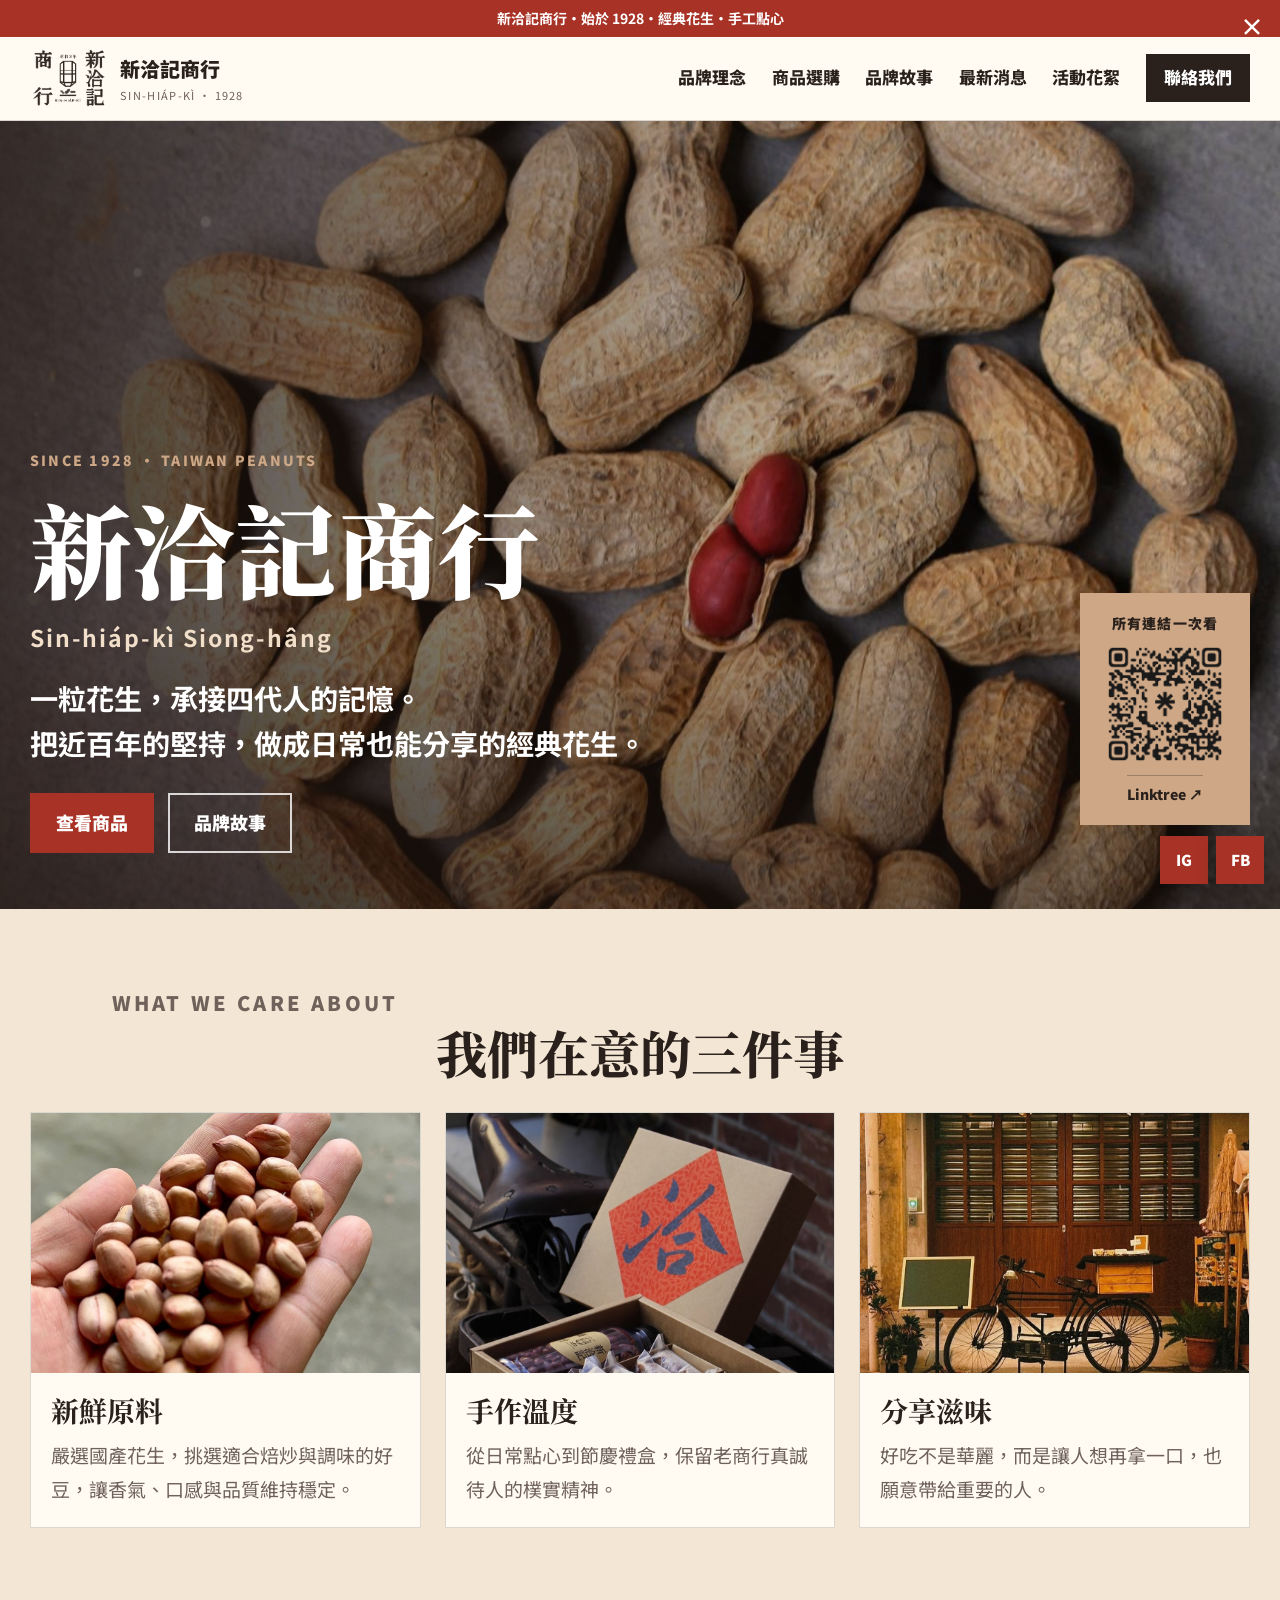
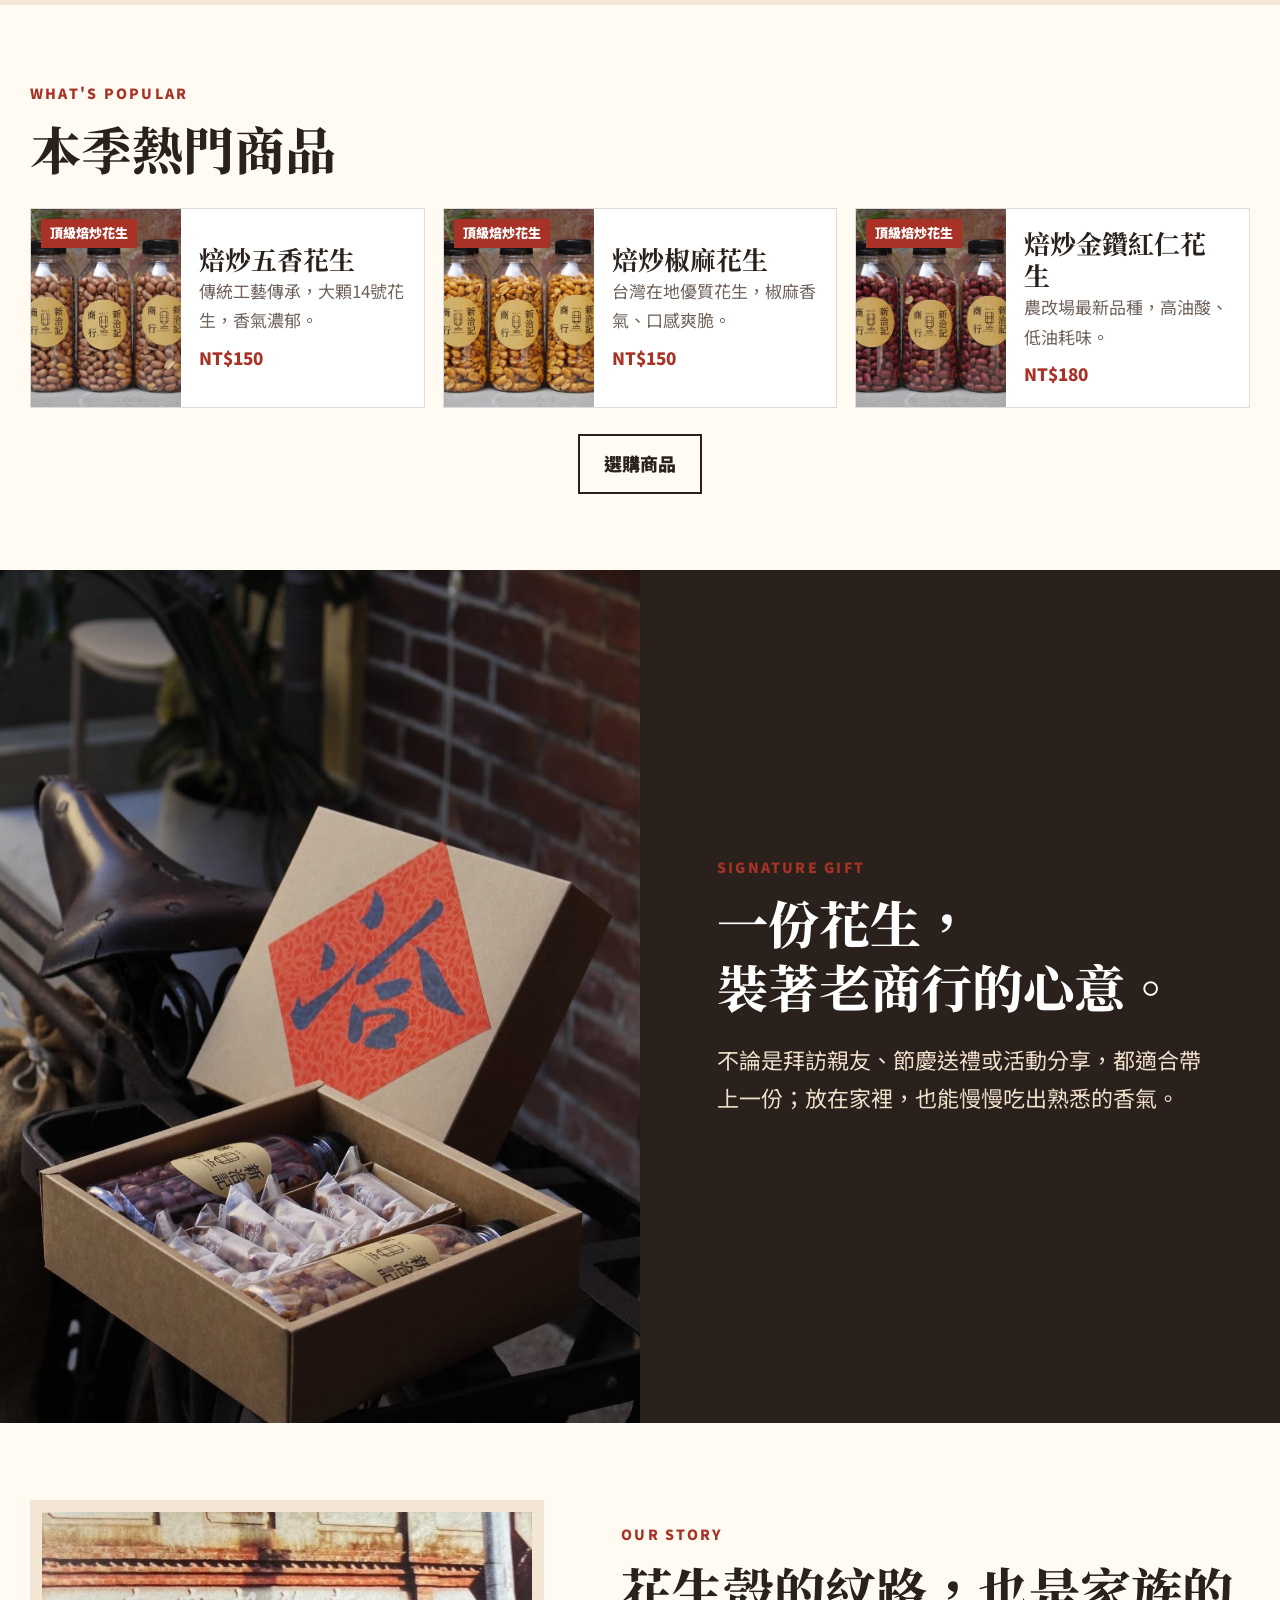
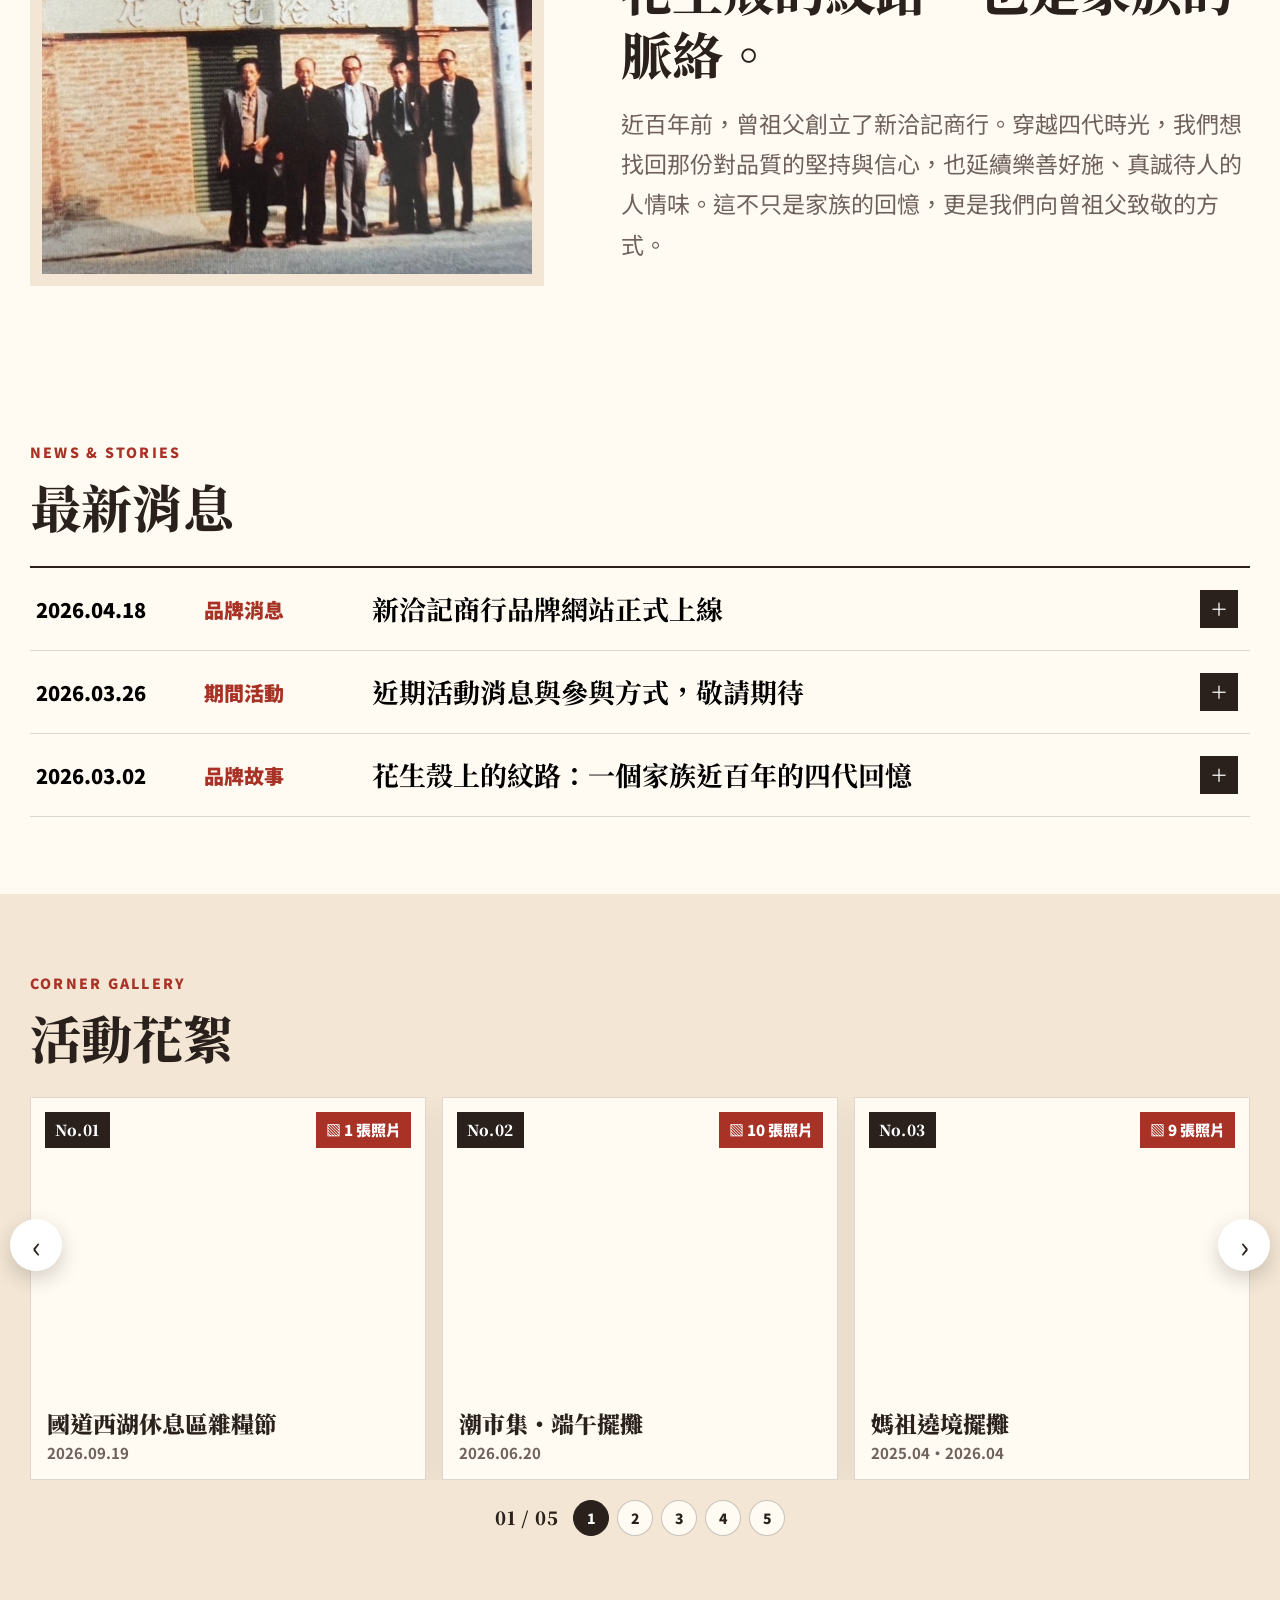
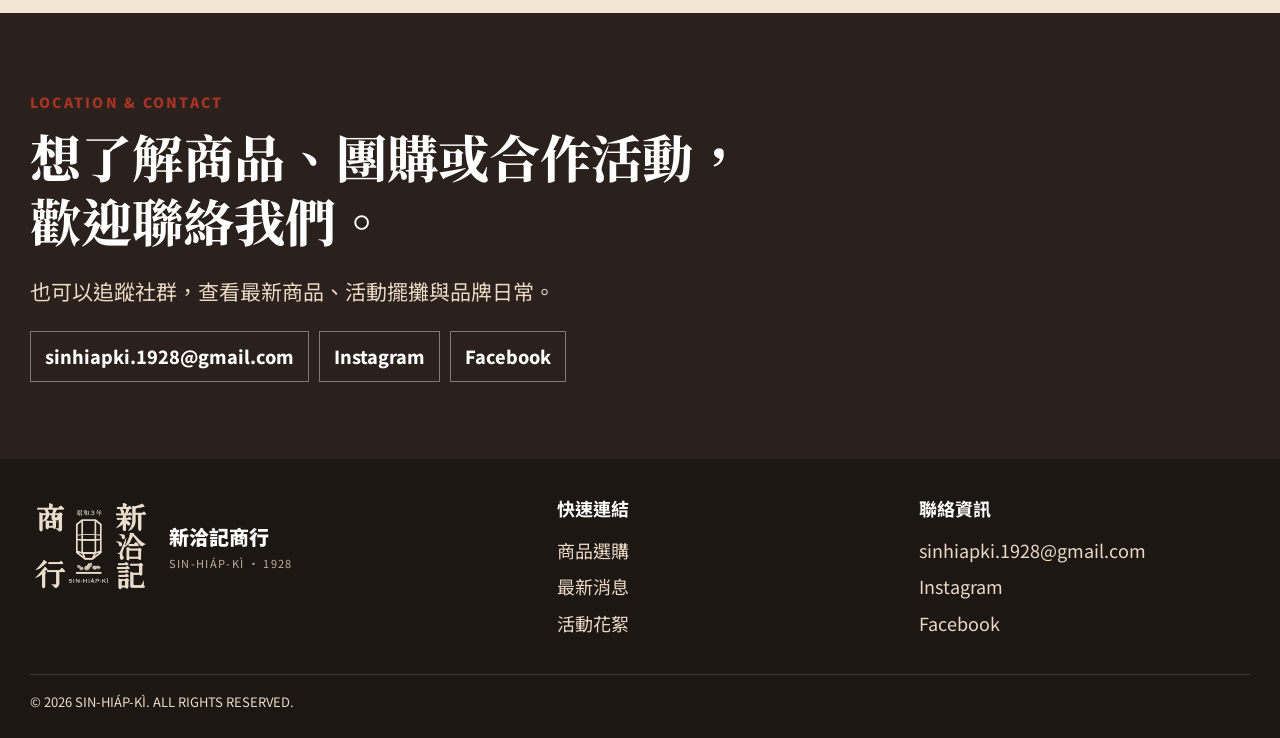
<file: index.html>
<!DOCTYPE html>
<html lang="zh-Hant">

<head>
  <meta charset="UTF-8">
  <meta name="viewport" content="width=device-width, initial-scale=1.0">
  <meta name="description" content="新洽記商行 Sin-hiáp-kì｜始於 1928，四代傳承的國產花生與手工點心。">
  <title>新洽記商行</title>
  <link rel="icon" type="image/png" sizes="32x32" href="images/icon/favicon-32.png">
  <link rel="apple-touch-icon" href="images/icon/apple-touch-icon.png">
  <!-- 分享到 LINE / Facebook 時顯示的標題、介紹、縮圖（網址要用完整網址） -->
  <meta property="og:type" content="website">
  <meta property="og:site_name" content="新洽記商行">
  <meta property="og:title" content="新洽記商行｜始於 1928 的國產花生">
  <meta property="og:description" content="四代傳承的國產花生與手工點心，焙炒花生、花生糖、花生醬線上選購。">
  <meta property="og:url" content="https://bohui702.github.io/">
  <meta property="og:image" content="https://bohui702.github.io/images/og-image.jpg">
  <meta property="og:image:width" content="1200">
  <meta property="og:image:height" content="630">
  <meta property="og:locale" content="zh_TW">
  <meta name="twitter:card" content="summary_large_image">
  <link rel="preconnect" href="https://fonts.googleapis.com">
  <link rel="preconnect" href="https://fonts.gstatic.com" crossorigin>
  <link
    href="https://fonts.googleapis.com/css2?family=Noto+Sans+TC:wght@400;500;600;700;900&family=Noto+Serif+TC:wght@600;700;900&display=swap"
    rel="stylesheet">
  <link rel="stylesheet" href="css/style.css?v=dev">
</head>

<body>
  <!-- ===== 頂部公告 ===== -->
  <div class="announcement">
    <p>新洽記商行・始於 1928・經典花生・手工點心</p>
    <button aria-label="關閉公告" data-close-announcement>×</button>
  </div>

  <!-- ===== 頁首：商標 + 選單 ===== -->
  <header class="site-header">
    <a class="brand" href="#top" aria-label="新洽記商行首頁">
      <img src="images/logo/logo-dark.png" alt="新洽記商行商標">
      <span><strong>新洽記商行</strong><small>SIN-HIÁP-KÌ · 1928</small></span>
    </a>
    <button class="menu-button" aria-label="開啟選單" aria-expanded="false">
      <span></span><span></span><span></span>
    </button>
    <nav class="site-nav" aria-label="主要導覽">
      <a href="#kitchen">品牌理念</a>
      <a href="shop.html">商品選購</a>
      <a href="#about">品牌故事</a>
      <a href="#news">最新消息</a>
      <a href="#gallery">活動花絮</a>
      <a class="nav-cta" href="#contact">聯絡我們</a>
    </nav>
  </header>

  <main id="top">
    <!-- ===== 主視覺 ===== -->
    <section class="hero">
      <img class="hero-bg" src="images/produce/produce_3.jpg" alt="新洽記商行的花生">
      <div class="hero-shade"></div>
      <div class="hero-content reveal">
        <p class="eyebrow">SINCE 1928 · TAIWAN PEANUTS</p>
        <h1>新洽記商行</h1>
        <p class="hero-romanization">Sin-hiáp-kì Siong-hâng</p>
        <p class="hero-lead">一粒花生，承接四代人的記憶。<br>把近百年的堅持，做成日常也能分享的經典花生。</p>
        <div class="hero-actions">
          <a class="button primary" href="shop.html">查看商品</a>
          <a class="button ghost" href="#about">品牌故事</a>
        </div>
      </div>
      <!-- Linktree 連結：網址在 js/content.js 的 siteLinks.linktree -->
      <a class="hero-card reveal" data-link="linktree" target="_blank" rel="noopener noreferrer"
        aria-label="開啟新洽記商行 Linktree">
        <small>所有連結一次看</small>
        <img src="images/Link_tree.png" alt="新洽記商行 Linktree QR Code">
        <em class="hero-card-link">Linktree ↗</em>
      </a>
    </section>

    <!-- ===== 品牌理念：三件事 ===== -->
    <section class="kitchen section" id="kitchen">
      <div class="section-head centered reveal">
        <p class="eyebrow">WHAT WE CARE ABOUT</p>
        <h2>我們在意的三件事</h2>
      </div>
      <div class="kitchen-grid">
        <article class="reveal">
          <img src="images/photo/photo_1.jpg" alt="手中的花生">
          <h3>新鮮原料</h3>
          <p>嚴選國產花生，挑選適合焙炒與調味的好豆，讓香氣、口感與品質維持穩定。</p>
        </article>
        <article class="reveal">
          <img src="images/produce/produce_1.jpg" alt="新洽記商行禮盒">
          <h3>手作溫度</h3>
          <p>從日常點心到節慶禮盒，保留老商行真誠待人的樸實精神。</p>
        </article>
        <article class="reveal">
          <img src="images/photo/photo_2.jpg" alt="新洽記活動現場">
          <h3>分享滋味</h3>
          <p>好吃不是華麗，而是讓人想再拿一口，也願意帶給重要的人。</p>
        </article>
      </div>
    </section>

    <!-- ===== 本季熱門商品（內容在 js/products.js，popular: true 的前三項） ===== -->
    <section class="products section" id="products">
      <div class="section-head reveal">
        <div>
          <p class="eyebrow">WHAT'S POPULAR</p>
          <h2>本季熱門商品</h2>
        </div>
      </div>
      <div class="product-grid" data-products></div>
      <div class="center">
        <a class="button outline" href="shop.html">選購商品</a>
      </div>
    </section>

    <!-- ===== 送禮橫幅 ===== -->
    <section class="feature-banner">
      <img src="images/produce/produce_1.jpg" alt="新洽記商行商品禮盒">
      <div>
        <p class="eyebrow">SIGNATURE GIFT</p>
        <h2>一份花生，<br>裝著老商行的心意。</h2>
        <p>不論是拜訪親友、節慶送禮或活動分享，都適合帶上一份；放在家裡，也能慢慢吃出熟悉的香氣。</p>
      </div>
    </section>

    <!-- ===== 品牌故事 ===== -->
    <section class="intro section" id="about">
      <figure class="heritage-photo reveal">
        <img src="images/family.jpg" alt="新洽記商行早期家族與店面合影" loading="lazy">
      </figure>
      <div class="intro-story reveal">
        <p class="eyebrow">OUR STORY</p>
        <h2>花生殼的紋路，也是家族的脈絡。</h2>
        <p>近百年前，曾祖父創立了新洽記商行。穿越四代時光，我們想找回那份對品質的堅持與信心，也延續樂善好施、真誠待人的人情味。這不只是家族的回憶，更是我們向曾祖父致敬的方式。</p>
      </div>
    </section>

    <!-- ===== 最新消息（內容在 js/content.js 的 newsItems） ===== -->
    <section class="news section" id="news">
      <div class="section-head reveal">
        <div>
          <p class="eyebrow">NEWS & STORIES</p>
          <h2>最新消息</h2>
        </div>
      </div>
      <div class="news-list" data-news></div>
    </section>

    <!-- ===== 活動花絮（內容在 js/content.js 的 galleryItems） ===== -->
    <section class="gallery section" id="gallery">
      <div class="section-head reveal">
        <div>
          <p class="eyebrow">CORNER GALLERY</p>
          <h2>活動花絮</h2>
        </div>
      </div>
      <!-- 相簿輪播：可左右滑動，最後一本的下一本會回到第一本（程式在 js/home.js） -->
      <div class="gallery-carousel reveal" data-gallery>
        <button class="gallery-nav prev" type="button" data-gallery-prev aria-label="上一本相簿">‹</button>
        <div class="gallery-viewport" data-gallery-viewport>
          <div class="gallery-track" data-gallery-track></div>
        </div>
        <button class="gallery-nav next" type="button" data-gallery-next aria-label="下一本相簿">›</button>
      </div>
      <div class="gallery-pager">
        <span class="gallery-counter" data-gallery-counter></span>
        <div class="gallery-dots" data-gallery-dots></div>
      </div>
    </section>

    <!-- ===== 聯絡我們 ===== -->
    <section class="contact section" id="contact">
      <div class="contact-copy reveal">
        <p class="eyebrow">LOCATION & CONTACT</p>
        <h2>想了解商品、團購或合作活動，<br>歡迎聯絡我們。</h2>
        <p>也可以追蹤社群，查看最新商品、活動擺攤與品牌日常。</p>
        <div class="contact-links">
          <a data-link="email">sinhiapki.1928@gmail.com</a>
          <a data-link="instagram" target="_blank" rel="noopener noreferrer">Instagram</a>
          <a data-link="facebook" target="_blank" rel="noopener noreferrer">Facebook</a>
        </div>
      </div>
    </section>
  </main>

  <!-- ===== 頁尾 ===== -->
  <footer>
    <a class="brand footer-brand" href="#top">
      <img src="images/logo/logo-light.png" alt="新洽記商行商標">
      <span><strong>新洽記商行</strong><small>SIN-HIÁP-KÌ · 1928</small></span>
    </a>
    <div>
      <h4>快速連結</h4>
      <a href="shop.html">商品選購</a>
      <a href="#news">最新消息</a>
      <a href="#gallery">活動花絮</a>
    </div>
    <div>
      <h4>聯絡資訊</h4>
      <a data-link="email">sinhiapki.1928@gmail.com</a>
      <a data-link="instagram" target="_blank" rel="noopener noreferrer">Instagram</a>
      <a data-link="facebook" target="_blank" rel="noopener noreferrer">Facebook</a>
    </div>
    <p class="copyright">© <span data-year></span> SIN-HIÁP-KÌ. ALL RIGHTS RESERVED.</p>
  </footer>

  <!-- 右下角固定的 IG / FB 按鈕 -->
  <aside class="social-rail" aria-label="社群連結">
    <a data-link="instagram" target="_blank" rel="noopener noreferrer" aria-label="追蹤 Instagram">IG</a>
    <a data-link="facebook" target="_blank" rel="noopener noreferrer" aria-label="追蹤 Facebook">FB</a>
  </aside>

  <!-- 彈出視窗（最新消息、相簿共用） -->
  <div class="modal" data-modal aria-hidden="true">
    <div class="modal-backdrop" data-close-modal></div>
    <section class="modal-panel" role="dialog" aria-modal="true" aria-labelledby="modal-title">
      <button class="modal-close" type="button" data-close-modal aria-label="關閉視窗">×</button>
      <div class="modal-content" data-modal-content></div>
    </section>
  </div>

  <script src="js/content.js?v=dev"></script>
  <script src="js/products.js?v=dev"></script>
  <script src="js/common.js?v=dev"></script>
  <script src="js/home.js?v=dev"></script>
</body>

</html>
</file>
<file: css/style.css>
/* 新洽記商行 樣式表
   想改哪一區，搜尋下面的編號標題（例如「7. 首頁｜本季熱門商品」）即可找到。 */

/* ========================================
   0. 顏色、字體、版面寬度（改主色調從這裡改）
   ======================================== */
:root {
  --primary: #cda786;
  --red: #a83225;
  --ink: #2a211c;
  --muted: #6f625b;
  --paper: #fffaf2;
  --cream: #f3e6d5;
  --line: rgba(42, 33, 28, 0.16);
  --white: #ffffff;
  --font-serif: "Noto Serif TC", serif;
  --font-sans: "Noto Sans TC", sans-serif;
  --content: 1220px;
  --pad: max(24px, calc((100vw - var(--content)) / 2));
}


/* ========================================
   1. 基本設定與標題字級
   ======================================== */
* { box-sizing: border-box; }
html { scroll-behavior: smooth; }
/* 點選單跳到區塊時，留出頁首高度，標題不會被擋住 */
section[id] { scroll-margin-top: 84px; }
body {
  margin: 0;
  color: var(--ink);
  background: var(--paper);
  font-family: var(--font-sans);
  font-size: 18px;
  line-height: 1.75;
}
body.modal-open { overflow: hidden; }
a { color: inherit; text-decoration: none; }
img { display: block; width: 100%; }
/* select、textarea 也要繼承字體，否則瀏覽器會用很小的預設字（iPhone 小於 16px 點下去還會自動放大畫面） */
button, input, select, textarea { font: inherit; }
button { cursor: pointer; }
button:focus-visible, a:focus-visible, input:focus-visible {
  outline: 3px solid rgba(205, 167, 134, 0.8);
  outline-offset: 3px;
}

h1, h2, h3 {
  margin: 0;
  font-family: var(--font-serif);
  line-height: 1.25;
  letter-spacing: 0;
}
h1 { font-size: clamp(54px, 8vw, 116px); font-weight: 900; }
h2 { font-size: clamp(34px, 4vw, 58px); font-weight: 800; }
h3 { font-size: 28px; }
.eyebrow {
  margin: 0 0 10px;
  color: var(--red);
  font-size: 14px;
  font-weight: 900;
  letter-spacing: 0.16em;
}
.section { padding: clamp(42px, 6vw, 78px) var(--pad); }
.section-head {
  display: flex;
  align-items: end;
  justify-content: space-between;
  gap: 28px;
  margin-bottom: 28px;
}
.section-head > p { max-width: 450px; margin: 0; color: var(--muted); font-size: 20px; }
.section-head.centered { display: block; text-align: center; }
.center { margin-top: 26px; text-align: center; }


/* ========================================
   2. 按鈕
   ======================================== */
.button {
  min-height: 52px;
  display: inline-flex;
  align-items: center;
  justify-content: center;
  padding: 12px 24px;
  border: 2px solid var(--ink);
  border-radius: 0;
  background: transparent;
  color: var(--ink);
  font-weight: 900;
  transition: transform 0.2s ease, background 0.2s ease, color 0.2s ease;
}
.button:hover { transform: translateY(-2px); }
.button.primary { background: var(--red); border-color: var(--red); color: var(--white); }
.button.ghost { color: var(--white); border-color: rgba(255,255,255,0.8); }
.button.outline:hover { background: var(--ink); color: var(--white); }


/* ========================================
   3. 頂部公告
   ======================================== */
.announcement {
  position: relative;
  min-height: 36px;
  display: grid;
  place-items: center;
  padding: 6px 54px;
  background: var(--red);
  color: var(--white);
  text-align: center;
  font-size: 14px;
  font-weight: 700;
}
.announcement p { margin: 0; }
.announcement button {
  position: absolute;
  right: 18px;
  top: 50%;
  width: 28px;
  height: 28px;
  border: 0;
  background: transparent;
  color: inherit;
  font-size: 24px;
  transform: translateY(-50%);
}


/* ========================================
   4. 頁首與選單
   ======================================== */
.site-header {
  position: sticky;
  top: 0;
  z-index: 30;
  height: 84px;
  display: flex;
  align-items: center;
  justify-content: space-between;
  padding: 0 var(--pad);
  background: rgba(255, 250, 242, 0.94);
  border-bottom: 1px solid var(--line);
  backdrop-filter: blur(12px);
}
.brand { display: flex; align-items: center; gap: 12px; min-width: 0; }
.brand img {
  width: auto;
  height: 62px;
  object-fit: contain;
}
.brand strong, .brand small { display: block; }
.brand strong { font-size: 20px; font-weight: 900; }
.brand small { color: var(--muted); font-size: 11px; letter-spacing: 0.12em; }
.site-nav { display: flex; align-items: center; gap: clamp(18px, 2vw, 34px); font-size: 17px; font-weight: 800; }
.site-nav a {
  padding: 8px 0;
  border-bottom: 2px solid transparent;
  transition: color 0.2s ease, border-color 0.2s ease, background-color 0.2s ease;
}
/* 滑鼠移到選單項目（或鍵盤選取）時變色並加底線 */
.site-nav a:hover,
.site-nav a:focus-visible { color: var(--red); border-bottom-color: var(--red); }
.nav-cta { padding: 8px 18px !important; background: var(--ink); color: var(--white); }
.site-nav .nav-cta:hover,
.site-nav .nav-cta:focus-visible { background: var(--red); color: var(--white); border-bottom-color: transparent; }
.menu-button { display: none; border: 0; background: transparent; }


/* ========================================
   5. 首頁｜主視覺
   ======================================== */
.hero {
  position: relative;
  min-height: calc(100vh - 112px);
  display: grid;
  align-items: end;
  overflow: hidden;
  padding: clamp(80px, 10vw, 140px) var(--pad) 56px;
  color: var(--white);
}
.hero-bg, .hero-shade { position: absolute; inset: 0; height: 100%; }
/* 照片左右翻轉，讓紅色花生移到右側，不被左邊的文字擋住 */
.hero-bg { object-fit: cover; object-position: center 45%; transform: scaleX(-1); }
.hero-shade {
  background:
    linear-gradient(90deg, rgba(28,18,12,0.84), rgba(28,18,12,0.38) 52%, rgba(28,18,12,0.08)),
    linear-gradient(0deg, rgba(28,18,12,0.5), transparent 42%);
}
.hero-content { position: relative; max-width: 860px; z-index: 1; }
.hero-content .eyebrow { color: var(--primary); }
.hero-romanization {
  margin: 6px 0 0;
  color: #f1dfca;
  font-size: clamp(18px, 1.8vw, 26px);
  font-weight: 700;
  letter-spacing: 0.08em;
}
.hero-lead { max-width: 760px; margin: 18px 0 28px; font-size: clamp(22px, 2.2vw, 32px); font-weight: 700; line-height: 1.6; }
.hero-actions { display: flex; flex-wrap: wrap; gap: 14px; }
.hero-card {
  position: absolute;
  right: var(--pad);
  bottom: 84px; /* 留空間給右下角 IG / FB 按鈕 */
  z-index: 1;
  width: 170px;
  display: grid;
  place-items: center;
  gap: 4px;
  padding: 18px 12px;
  background: var(--primary);
  color: var(--ink);
  text-align: center;
  transition: transform 0.2s ease, box-shadow 0.2s ease;
}
.hero-card small { font-size: 14px; font-weight: 900; letter-spacing: 0.08em; }
.hero-card img { width: 118px; height: 118px; margin: 6px 0 2px; }
.hero-card-link {
  margin-top: 6px;
  padding-top: 6px;
  border-top: 1px solid rgba(42, 33, 28, 0.3);
  font-size: 14px;
  font-style: normal;
  font-weight: 900;
}
.hero-card[href]:hover { transform: translateY(-3px); box-shadow: 0 12px 28px rgba(0,0,0,0.25); }
.hero-card.no-link .hero-card-link { display: none; }


/* ========================================
   6. 首頁｜我們在意的三件事
   ======================================== */
.kitchen { background: var(--cream); }
.kitchen-grid {
  display: grid;
  grid-template-columns: repeat(3, 1fr);
  gap: 24px;
}
.kitchen-grid article {
  background: var(--paper);
  border: 1px solid var(--line);
}
.kitchen-grid img { height: 260px; object-fit: cover; }
.kitchen-grid h3 { padding: 20px 20px 0; }
.kitchen-grid p { margin: 10px 20px 22px; color: var(--muted); font-size: 19px; }


/* ========================================
   7. 首頁｜本季熱門商品
   ======================================== */
.product-grid {
  display: grid;
  grid-template-columns: repeat(3, 1fr);
  gap: 18px;
}
.product-card {
  position: relative;
  display: grid;
  grid-template-columns: 150px 1fr;
  min-height: 170px;
  overflow: hidden;
  background: var(--white);
  border: 1px solid var(--line);
}
.product-image { height: 100%; background: var(--cream); }
.product-image img { height: 100%; object-fit: cover; transition: transform 0.35s ease; }
.product-card:hover img { transform: scale(1.04); }
.product-tag {
  position: absolute;
  top: 10px;
  left: 10px;
  padding: 3px 9px;
  background: var(--red);
  color: var(--white);
  font-size: 13px;
  font-weight: 900;
}
.product-info {
  display: grid;
  align-content: center;
  gap: 8px;
  padding: 18px;
}
.product-info h3 { font-size: 26px; }
.product-info p { margin: 0; color: var(--muted); font-size: 17px; }
.product-price { color: var(--red); font-size: 17px; font-weight: 900; }


/* ========================================
   8. 首頁｜送禮橫幅
   ======================================== */
.feature-banner {
  display: grid;
  grid-template-columns: 1fr 1fr;
  align-items: center;
  min-height: 470px;
  background: var(--ink);
  color: var(--white);
}
.feature-banner img { height: 100%; min-height: 470px; object-fit: cover; }
.feature-banner div { padding: clamp(34px, 6vw, 80px); }
.feature-banner p:not(.eyebrow) { max-width: 580px; color: #f1dfca; font-size: 22px; }


/* ========================================
   9. 首頁｜品牌故事
   ======================================== */
.intro {
  display: grid;
  grid-template-columns: 0.9fr 1.1fr;
  align-items: center;
  gap: clamp(32px, 6vw, 80px);
  background: var(--paper);
}
.heritage-photo { margin: 0; }
.heritage-photo img { aspect-ratio: 4 / 3; object-fit: cover; border: 12px solid var(--cream); }
.intro-story p:last-child { margin: 18px 0 0; color: var(--muted); font-size: 23px; }


/* ========================================
   10. 首頁｜最新消息
   ======================================== */
.news-list { border-top: 2px solid var(--ink); }
.news-item {
  width: 100%;
  display: grid;
  grid-template-columns: 150px 150px minmax(0, 1fr) 44px;
  align-items: center;
  gap: 18px;
  padding: 22px 6px;
  border: 0;
  border-bottom: 1px solid var(--line);
  background: transparent;
  text-align: left;
  transition: background 0.2s ease, padding 0.2s ease;
}
.news-item:hover { padding-left: 18px; background: var(--cream); }
.news-item time, .news-category { font-size: 20px; font-weight: 900; }
.news-category { color: var(--red); }
.news-item h3 { font-size: 27px; }
.news-item span:last-child {
  width: 38px;
  height: 38px;
  display: grid;
  place-items: center;
  background: var(--ink);
  color: var(--white);
}


/* ========================================
   11. 首頁｜活動花絮
   ======================================== */
.gallery { background: var(--cream); }
/* 左右滑動的相簿輪播：最後一本的下一本會回到第一本
   --per-view 是一次顯示幾本（平板、手機在下方 18、19 區調整） */
.gallery-carousel { --per-view: 3; --gap: 16px; position: relative; }
.gallery-viewport { overflow: hidden; touch-action: pan-y; cursor: grab; }
.gallery-viewport.dragging { cursor: grabbing; }
.gallery-track {
  display: flex;
  gap: var(--gap);
  transition: transform 0.45s ease;
  will-change: transform;
}
.gallery-track.no-anim { transition: none; }
.gallery-item {
  position: relative;
  flex: 0 0 calc((100% - var(--gap) * (var(--per-view) - 1)) / var(--per-view));
  overflow: hidden;
  padding: 0;
  border: 1px solid var(--line);
  background: var(--paper);
  color: var(--ink);
  text-align: left;
  box-shadow: 0 10px 26px rgba(42, 33, 28, 0.06);
}
.gallery-item img {
  height: auto;
  aspect-ratio: 4 / 3;
  object-fit: cover;
  transition: transform 0.35s ease;
  -webkit-user-drag: none;
  user-select: none;
}
.gallery-item:hover img { transform: scale(1.04); }
.gallery-caption {
  display: block;
  min-height: 78px;
  padding: 14px 16px 16px;
  font-family: var(--font-serif);
  font-size: 23px;
  font-weight: 900;
  line-height: 1.35;
}
.gallery-caption small {
  display: block;
  margin-top: 4px;
  color: var(--muted);
  font-family: var(--font-sans);
  font-size: 15px;
  font-weight: 700;
}
.gallery-number,
.gallery-count {
  position: absolute;
  top: 14px;
  padding: 5px 10px;
  color: var(--white);
  font-size: 15px;
  font-weight: 900;
}
.gallery-number { left: 14px; background: var(--ink); font-family: var(--font-serif); letter-spacing: 0.04em; }
.gallery-count { right: 14px; background: var(--red); }

/* 左右箭頭 */
.gallery-nav {
  position: absolute;
  top: calc(var(--photo-height, 220px) / 2);
  z-index: 2;
  width: 52px;
  height: 52px;
  display: grid;
  place-items: center;
  border: 0;
  border-radius: 50%;
  background: var(--white);
  color: var(--ink);
  font-size: 30px;
  line-height: 1;
  box-shadow: 0 8px 20px rgba(42, 33, 28, 0.2);
  transform: translateY(-50%);
  transition: background 0.2s ease, color 0.2s ease;
}
.gallery-nav:hover { background: var(--ink); color: var(--white); }
.gallery-nav.prev { left: -20px; }
.gallery-nav.next { right: -20px; }

/* 下方編號 */
.gallery-pager { display: flex; flex-wrap: wrap; align-items: center; justify-content: center; gap: 8px 14px; margin-top: 20px; }
.gallery-counter { font-family: var(--font-serif); font-size: 18px; font-weight: 900; letter-spacing: 0.06em; }
.gallery-dots { display: flex; flex-wrap: wrap; justify-content: center; gap: 8px; }
.gallery-dots button {
  width: 36px;
  height: 36px;
  border: 1px solid rgba(42, 33, 28, 0.25);
  border-radius: 50%;
  background: var(--paper);
  color: var(--ink);
  font-size: 14px;
  font-weight: 900;
}
.gallery-dots button:hover { border-color: var(--ink); }
.gallery-dots button.active { background: var(--ink); border-color: var(--ink); color: var(--white); }


/* ========================================
   12. 首頁｜聯絡我們
   ======================================== */
.contact {
  display: grid;
  grid-template-columns: 1fr;
  gap: 48px;
  background: var(--ink);
  color: var(--white);
}
.contact-copy p:not(.eyebrow) { color: #ead9c6; font-size: 21px; }
.contact-links { display: flex; flex-wrap: wrap; gap: 10px; margin-top: 18px; }
.contact-links a {
  padding: 9px 14px;
  border: 1px solid rgba(255,255,255,0.4);
  font-weight: 800;
}

/* ========================================
   13. 頁尾
   ======================================== */
footer {
  display: grid;
  grid-template-columns: 1.5fr 1fr 1fr;
  gap: 30px;
  padding: 34px var(--pad) 24px;
  background: #1d1714;
  color: #ead9c6;
}
footer h4 { margin: 0 0 10px; color: var(--white); }
.footer-brand { align-self: start; gap: 18px; }
.footer-brand img { height: 96px; }
footer a { display: block; margin: 5px 0; }
.footer-brand { color: var(--white); }
.footer-brand small { color: #bfae9c; }
.copyright { grid-column: 1 / -1; margin: 0; padding-top: 16px; border-top: 1px solid rgba(255,255,255,0.14); font-size: 13px; }


/* ========================================
   14. 右下角 IG / FB 按鈕
   ======================================== */
.social-rail {
  position: fixed;
  right: 16px;
  bottom: 16px;
  z-index: 25;
  display: flex;
  gap: 8px;
}
.social-rail a {
  width: 48px;
  height: 48px;
  display: grid;
  place-items: center;
  background: var(--red);
  color: var(--white);
  font-size: 15px;
  font-weight: 900;
  box-shadow: 0 8px 22px rgba(0,0,0,0.18);
}


/* ========================================
   15. 彈出視窗（消息、相簿）
   ======================================== */
.modal { position: fixed; inset: 0; z-index: 100; display: none; }
.modal.open { display: block; }
.modal-backdrop { position: absolute; inset: 0; background: rgba(20, 15, 12, 0.72); }
.modal-panel {
  position: absolute;
  inset: 4vh 4vw;
  max-width: 1160px;
  overflow: auto;
  margin: auto;
  padding: clamp(24px, 4vw, 54px);
  background: var(--paper);
}
.modal-close {
  position: sticky;
  top: 0;
  z-index: 2;
  float: right;
  width: 46px;
  height: 46px;
  border: 0;
  background: var(--ink);
  color: var(--white);
  font-size: 28px;
}
.modal-header { margin-bottom: 22px; padding-right: 58px; }
.modal-header p, .modal-copy { color: var(--muted); font-size: 21px; }
.news-detail { max-width: 820px; }
.news-detail time { color: var(--red); font-weight: 900; }
.news-detail h2 { margin: 14px 0 18px; }
.album-overview { display: grid; grid-template-columns: repeat(3, 1fr); gap: 12px; }
.album-thumb { position: relative; aspect-ratio: 4 / 3; overflow: hidden; padding: 0; border: 0; background: var(--cream); }
.album-thumb img { height: 100%; object-fit: cover; }
.album-thumb span { position: absolute; right: 8px; bottom: 8px; padding: 3px 8px; background: var(--red); color: var(--white); font-weight: 900; }
.album-back { margin-bottom: 14px; border: 0; border-bottom: 2px solid currentColor; background: transparent; font-weight: 900; }
.album-stage { position: relative; background: #111; }
.album-stage img { height: min(64vh, 640px); object-fit: contain; }
.album-control {
  position: absolute;
  top: 50%;
  width: 48px;
  height: 48px;
  border: 0;
  background: rgba(0,0,0,0.6);
  color: var(--white);
  font-size: 28px;
  transform: translateY(-50%);
}
.album-control.prev { left: 12px; }
.album-control.next { right: 12px; }
.album-meta { display: flex; justify-content: space-between; margin-top: 10px; font-weight: 900; }


/* ========================================
   16. 選購頁 shop.html
   ======================================== */
.shop-page { background: #fff7ec; }
.shop-hero {
  padding: clamp(54px, 8vw, 100px) var(--pad);
  background:
    linear-gradient(90deg, rgba(42,33,28,0.88), rgba(42,33,28,0.45)),
    url("../images/produce/produce_1.jpg") center / cover no-repeat;
  color: var(--white);
}
.shop-hero > div { max-width: 820px; }
.shop-hero p:not(.eyebrow) { max-width: 720px; margin: 18px 0 0; color: #f5e3d0; font-size: 24px; font-weight: 700; }
.shop-hero .shop-hero-en { margin-top: 10px; color: var(--primary); font-family: var(--font-serif); font-size: 22px; font-style: italic; letter-spacing: 0.02em; }
.shop-flow {
  display: grid;
  grid-template-columns: repeat(4, 1fr);
  gap: 12px;
  padding-top: 26px;
  padding-bottom: 26px;
  background: var(--cream);
}
.shop-flow article {
  display: grid;
  gap: 4px;
  padding: 16px;
  background: var(--paper);
  border: 1px solid var(--line);
}
.shop-flow b { color: var(--red); font-size: 16px; }
.shop-flow span { font-family: var(--font-serif); font-size: 22px; font-weight: 900; line-height: 1.35; }
.shop-layout {
  display: grid;
  grid-template-columns: minmax(0, 1fr);
  align-items: start;
  gap: 28px;
}
.catalog-grid { display: grid; grid-template-columns: repeat(4, minmax(230px, 1fr)); gap: 18px; }
.catalog-card {
  display: grid;
  grid-template-rows: auto auto 1fr;
  overflow: hidden;
  background: #fffaf4;
  border: 1px solid rgba(205, 167, 134, 0.5);
  border-radius: 18px;
}
.catalog-card-head {
  display: flex;
  flex-wrap: wrap;
  justify-content: space-between;
  gap: 8px;
  padding: 20px 20px 12px;
}
.catalog-card-head span {
  display: inline-flex;
  align-items: center;
  min-height: 30px;
  padding: 4px 11px;
  border: 1px solid rgba(205, 167, 134, 0.35);
  border-radius: 999px;
  background: var(--white);
  color: #7d4a16;
  font-size: 14px;
  font-weight: 900;
  white-space: nowrap;
}
.catalog-card-head span:last-child { color: var(--muted); border-color: transparent; }
.catalog-photo {
  padding: 14px 32px 28px;
  background: #fffaf4;
  border-bottom: 1px solid rgba(205, 167, 134, 0.35);
}
.catalog-photo img {
  aspect-ratio: 3 / 2;
  height: auto;
  object-fit: cover;
  border-radius: 8px;
  box-shadow: 0 8px 14px rgba(42, 33, 28, 0.14);
}
.catalog-copy { display: grid; align-content: start; gap: 9px; padding: 22px; }
.catalog-copy h3 { color: #5b2f1f; font-size: 24px; }
.catalog-copy p { margin: 0; color: var(--muted); font-size: 16px; line-height: 1.65; }
.catalog-copy .catalog-shelf { color: #7d4a16; font-size: 14px; font-weight: 900; }
.catalog-copy .coming-soon {
  margin-top: 8px;
  padding: 12px 14px;
  background: #f6eee5;
  border-radius: 14px;
  color: #7d4a16;
  font-weight: 900;
  text-align: center;
}
.promo-box {
  display: grid;
  gap: 7px;
  margin-top: 4px;
  padding: 11px 13px;
  background: #fffdf2;
  border: 1px solid #f2c24e;
  border-radius: 14px;
}
.promo-box strong { color: #6a3d15; font-size: 16px; }
.promo-box span {
  width: fit-content;
  padding: 3px 10px;
  border: 1px solid #f0b72f;
  border-radius: 9px;
  background: var(--white);
  color: #5b2f1f;
  font-size: 16px;
  font-weight: 900;
}
.unit-price {
  display: flex;
  align-items: center;
  justify-content: space-between;
  margin-top: 8px;
  padding: 12px 14px;
  background: #f6eee5;
  border-radius: 14px;
}
.unit-price span { color: var(--muted); font-weight: 900; }
.unit-price strong { color: #4f3026; font-size: 24px; }
.catalog-actions {
  display: grid;
  grid-template-columns: auto 1fr;
  align-items: center;
  gap: 12px;
  margin-top: 8px;
}
.catalog-actions > span { color: var(--muted); font-size: 16px; font-weight: 900; }
.product-quantity {
  display: grid;
  grid-template-columns: 34px minmax(42px, 1fr) 34px;
  align-items: center;
  overflow: hidden;
  border: 1px solid var(--line);
  border-radius: 999px;
  background: var(--white);
}
.product-quantity button {
  width: 34px;
  height: 34px;
  border: 0;
  background: transparent;
  color: #9b5f24;
  font-weight: 900;
}
.product-quantity input {
  width: 100%;
  min-width: 0;
  border: 0;
  background: transparent;
  color: var(--ink);
  text-align: center;
  font-weight: 900;
  appearance: textfield;
  -moz-appearance: textfield;
}
.product-quantity input::-webkit-outer-spin-button,
.product-quantity input::-webkit-inner-spin-button {
  margin: 0;
  -webkit-appearance: none;
}
.catalog-actions > button {
  grid-column: 2;
  min-height: 40px;
  padding: 7px 14px;
  border: 0;
  border-radius: 999px;
  background: #9b5f24;
  color: var(--white);
  font-weight: 900;
}
.cart-panel {
  position: static;
  padding: 20px;
  background: var(--white);
  border: 2px solid var(--ink);
}
.cart-panel h2 { margin-bottom: 14px; font-size: 34px; }
.cart-empty { margin: 0; color: var(--muted); }
.cart-list { display: grid; gap: 12px; }
.cart-item {
  display: grid;
  gap: 10px;
  padding-bottom: 12px;
  border-bottom: 1px solid var(--line);
}
.cart-item strong, .cart-item span { display: block; }
.cart-item span { color: var(--muted); font-size: 15px; }
.quantity-control {
  display: grid;
  grid-template-columns: 38px 1fr 38px;
  align-items: center;
  border: 1px solid var(--line);
}
.quantity-control button {
  height: 38px;
  border: 0;
  background: var(--cream);
  font-weight: 900;
}
.quantity-control output { text-align: center; font-weight: 900; }
.cart-total {
  display: flex;
  justify-content: space-between;
  margin: 18px 0;
  padding-top: 14px;
  border-top: 2px solid var(--ink);
  font-size: 22px;
  font-weight: 900;
}
.cart-total strong { color: var(--red); }
.cart-checkout { width: 100%; }
.checkout { background: var(--cream); }
/* 電腦版：左邊表單、右邊訂單摘要（跟著捲動） */
.checkout-body {
  display: grid;
  grid-template-columns: minmax(0, 1fr) 340px;
  align-items: start;
  gap: 28px;
}
.checkout-summary {
  position: sticky;
  top: 104px;
  padding: 20px;
  background: var(--white);
  border: 2px solid var(--ink);
}
.checkout-summary h3 { margin-bottom: 12px; font-size: 26px; }
.summary-list { display: grid; gap: 8px; margin: 0; padding: 0; list-style: none; }
.summary-list li {
  display: flex;
  justify-content: space-between;
  gap: 12px;
  font-size: 16px;
}
.summary-list li span:last-child { flex-shrink: 0; font-weight: 700; }
.summary-fees {
  margin-top: 12px;
  padding-top: 10px;
  border-top: 1px solid var(--line);
}
.free-shipping-hint { margin: 8px 0 0; color: var(--red); font-size: 15px; font-weight: 700; }
.free-shipping-hint:empty { display: none; }
.cart-panel .free-shipping-hint { margin: -8px 0 14px; color: var(--muted); font-weight: 500; }
.summary-total { margin: 14px 0 10px; }
.summary-edit { color: var(--muted); font-size: 15px; text-decoration: underline; }
.checkout-head > p {
  max-width: 430px;
  text-align: right;
}
.checkout-form {
  display: grid;
  gap: 22px;
  padding: 22px;
  background: var(--paper);
  border: 1px solid var(--line);
}
.form-grid {
  display: grid;
  grid-template-columns: repeat(2, 1fr);
  gap: 16px;
}
.checkout-form label, .payment-box label {
  display: grid;
  gap: 8px;
  font-weight: 900;
}
.required-label::after {
  content: " *";
  color: var(--red);
}
.checkout-form input, .checkout-form select, .checkout-form textarea {
  width: 100%;
  padding: 13px 14px;
  border: 1px solid var(--line);
  background: var(--white);
  color: var(--ink);
  font-weight: 500; /* 不跟著標籤用粗體，填寫的內容比較好讀 */
}
/* 提示文字用淡色細字，才不會看起來像已經填好 */
.checkout-form ::placeholder { color: #a39890; font-weight: 400; opacity: 1; }
.form-wide { grid-column: 1 / -1; }
/* 配送方式下方的運費規則 */
.shipping-rules {
  margin: -6px 0 0;
  padding: 10px 14px 10px 32px;
  background: var(--white);
  border: 1px dashed var(--line);
  color: var(--muted);
  font-size: 15px;
  line-height: 1.7;
}
.payment-box label.is-disabled { opacity: .5; cursor: not-allowed; }
.payment-box {
  display: grid;
  gap: 12px;
  margin: 0;
  padding: 18px;
  border: 2px solid var(--ink);
}
.payment-box legend {
  padding: 0 8px;
  font-family: var(--font-serif);
  font-size: 28px;
  font-weight: 900;
}
.payment-box label {
  grid-template-columns: auto 1fr;
  align-items: start;
  padding: 12px;
  background: var(--white);
  border: 1px solid var(--line);
}
.payment-box input { width: auto; margin-top: 8px; }
.payment-box span {
  grid-column: 2;
  color: var(--muted);
  font-size: 16px;
  font-weight: 500;
}
.bank-info {
  padding: 18px;
  background: #fff;
  border: 2px solid var(--red);
}
.bank-info h3 { margin-bottom: 12px; color: var(--red); font-size: 25px; }
.bank-info dl { display: grid; gap: 10px; margin: 0; }
.bank-info dl > div {
  display: grid;
  grid-template-columns: 120px 1fr;
  gap: 12px;
  padding-bottom: 10px;
  border-bottom: 1px solid var(--line);
}
.bank-info dt { color: var(--muted); font-weight: 900; }
.bank-info dd { margin: 0; font-weight: 900; }
.account-row dd {
  display: flex;
  flex-wrap: wrap;
  align-items: center;
  gap: 10px;
}
.account-row button {
  min-height: 36px;
  padding: 6px 12px;
  border: 0;
  background: var(--ink);
  color: var(--white);
  font-weight: 900;
}
.bank-info p { margin: 12px 0 0; color: var(--muted); font-size: 16px; }
.order-result {
  margin-top: 20px;
  padding: 22px;
  background: var(--white);
  border: 2px solid var(--red);
}
.order-result h3 { color: var(--red); }
.order-result ul { margin: 14px 0; padding-left: 22px; }
.result-total { font-size: 24px; font-weight: 900; }

/* 加入訂購單後的提示 */
.catalog-actions > button.is-added { background: #4f7a3a; }
.cart-count {
  display: inline-grid;
  place-items: center;
  min-width: 22px;
  height: 22px;
  margin-left: 6px;
  padding: 0 6px;
  border-radius: 999px;
  background: var(--red);
  color: var(--white);
  font-size: 13px;
  line-height: 1;
}
.cart-count[hidden] { display: none; }

/* 手機與平板：底部購物車列（電腦版不顯示） */
.cart-bar { display: none; }
@media (max-width: 900px) {
  .cart-bar {
    position: fixed;
    inset: auto 12px 12px;
    z-index: 40;
    display: flex;
    align-items: center;
    justify-content: space-between;
    gap: 12px;
    padding: 12px 18px;
    background: var(--ink);
    color: var(--white);
    font-weight: 900;
    box-shadow: 0 8px 24px rgba(42, 33, 28, 0.3);
  }
  .cart-bar[hidden] { display: none; }
  .cart-bar b { color: var(--primary); }
  .cart-bar-go { flex-shrink: 0; font-size: 15px; }
  .cart-bar.bump { animation: cart-bump 0.4s ease; }
  body.has-cart-bar { padding-bottom: 76px; }
}
@keyframes cart-bump {
  40% { transform: scale(1.04); }
}


/* ========================================
   17. 捲動淡入動畫
   ======================================== */
.reveal { opacity: 0; transform: translateY(16px); transition: opacity 0.55s ease, transform 0.55s ease; }
.reveal.visible { opacity: 1; transform: none; }


/* ========================================
   18. 平板（900px 以下）
   ======================================== */
@media (max-width: 900px) {
  .site-header { height: 72px; }
  .brand img { height: 52px; }
  .menu-button { width: 44px; height: 44px; display: grid; place-content: center; gap: 5px; }
  .menu-button span { width: 26px; height: 2px; background: var(--ink); }
  .site-nav {
    position: absolute;
    inset: 72px 0 auto;
    display: none;
    flex-direction: column;
    align-items: stretch;
    gap: 0;
    padding: 16px var(--pad) 24px;
    background: var(--paper);
    border-bottom: 1px solid var(--line);
  }
  .site-nav.open { display: flex; }
  .site-nav a { padding: 12px 0; border-bottom: 1px solid var(--line); }
  .hero { min-height: 640px; }
  /* 平板與手機：Linktree 方塊改成主視覺下方的小按鈕（不顯示 QR Code） */
  .hero-card {
    position: relative;
    right: auto;
    bottom: auto;
    width: fit-content;
    margin-top: 18px;
    grid-auto-flow: column;
    gap: 10px;
    padding: 10px 16px;
  }
  .hero-card img { display: none; }
  .hero-card .hero-card-link { margin: 0; padding: 0 0 0 10px; border-top: 0; border-left: 1px solid rgba(42, 33, 28, 0.3); }
  .kitchen-grid, .product-grid, .intro, .feature-banner, .contact, footer { grid-template-columns: 1fr; }
  .gallery-carousel { --per-view: 2; }
  .gallery-nav.prev { left: -12px; }
  .gallery-nav.next { right: -12px; }
  .feature-banner img { min-height: 320px; }
  .shop-flow { grid-template-columns: repeat(2, 1fr); }
  .catalog-grid { grid-template-columns: repeat(2, minmax(230px, 1fr)); }
  /* 訂單摘要移到表單上方，不跟著捲動 */
  .checkout-body { grid-template-columns: 1fr; }
  .checkout-summary { position: static; order: -1; }
}


/* ========================================
   19. 手機（600px 以下）
   ======================================== */
@media (max-width: 600px) {
  body { font-size: 17px; }
  .section { padding: 34px 20px; }
  .section-head { display: block; }
  .section-head > p { margin-top: 10px; font-size: 18px; }
  .checkout-head > p { text-align: left; }
  .brand img { height: 46px; }
  .footer-brand img { height: 80px; }
  .brand strong { font-size: 17px; }
  .site-header .brand small { display: none; }
  .announcement { padding-inline: 42px; font-size: 13px; }
  .hero { min-height: 560px; padding: 70px 20px 38px; }
  h1 { font-size: clamp(48px, 17vw, 76px); }
  h2 { font-size: 32px; }
  .hero-lead { font-size: 21px; }
  .hero-actions { display: grid; grid-template-columns: 1fr 1fr; }
  .button { padding-inline: 12px; }
  .kitchen-grid img { height: 220px; }
  .product-card { grid-template-columns: 120px 1fr; min-height: 150px; }
  .product-info h3 { font-size: 22px; }
  .product-info p, .product-price { font-size: 15px; }
  .news-item { grid-template-columns: 1fr 38px; gap: 5px 12px; }
  .news-item time, .news-category, .news-item h3 { grid-column: 1; }
  .news-item span:last-child { grid-column: 2; grid-row: 1 / 4; }
  .news-item time, .news-category { font-size: 17px; }
  .news-item h3 { font-size: 22px; }
  /* 手機一次一本，露出下一本的邊緣，提示可以左右滑 */
  .gallery-carousel { --per-view: 1; --gap: 12px; }
  .gallery-item { flex-basis: 86%; }
  .gallery-caption { min-height: 0; font-size: 21px; }
  .gallery-nav { width: 42px; height: 42px; font-size: 24px; }
  .gallery-nav.prev { left: 6px; }
  .gallery-nav.next { right: 6px; }
  .modal-panel { inset: 0; padding: 18px; }
  .album-overview { grid-template-columns: repeat(2, 1fr); }
  .shop-hero { padding: 52px 20px; }
  .shop-hero p:not(.eyebrow) { font-size: 20px; }
  /* 選購流程：手機也維持 2×2，縮小間距與字級，不佔太多版面 */
  .shop-flow { grid-template-columns: repeat(2, 1fr); gap: 8px; padding: 16px 20px; }
  .shop-flow article { gap: 0; align-content: start; padding: 10px 12px; }
  .shop-flow b { font-size: 14px; }
  .shop-flow span { font-size: 17px; }
  .checkout-summary { padding: 14px 16px; }
  .checkout-summary h3 { margin-bottom: 8px; font-size: 22px; }
  .summary-total { margin: 10px 0 6px; padding-top: 10px; font-size: 20px; }

  /* 商品卡（手機）：照片在左、標題在右，優惠／單價／數量在下方整排，
     一張卡約半個畫面，不用一直往下滑。catalog-copy 用 display: contents
     讓裡面的元素直接排進卡片的格線 */
  .catalog-grid { grid-template-columns: 1fr; gap: 14px; }
  .catalog-card {
    grid-template-columns: 112px minmax(0, 1fr);
    grid-template-rows: none;
    gap: 6px 14px;
    align-content: start;
    padding: 14px;
  }
  .catalog-card-head { grid-column: 2; padding: 0; gap: 4px 6px; justify-content: flex-start; }
  .catalog-card-head span { min-height: 0; padding: 2px 9px; font-size: 13px; }
  .catalog-photo { grid-column: 1; grid-row: 1 / span 4; padding: 0; border: 0; }
  .catalog-photo img { aspect-ratio: 1 / 1; border-radius: 10px; box-shadow: 0 4px 10px rgba(42, 33, 28, 0.14); }
  .catalog-copy { display: contents; }
  .catalog-copy > * { grid-column: 2; }
  .catalog-copy h3 { font-size: 21px; line-height: 1.3; }
  .catalog-copy p { font-size: 15px; line-height: 1.55; }
  .catalog-copy .catalog-shelf { font-size: 13px; }
  .catalog-copy > .promo-box, .catalog-copy > .unit-price,
  .catalog-copy > .catalog-actions, .catalog-copy > .coming-soon { grid-column: 1 / -1; margin-top: 4px; }
  /* 優惠方案改成同一行並排 */
  .promo-box { display: flex; flex-wrap: wrap; align-items: center; gap: 6px; padding: 8px 10px; border-radius: 12px; }
  .promo-box strong { width: 100%; font-size: 14px; }
  .promo-box span { padding: 2px 8px; font-size: 14px; }
  .unit-price { padding: 6px 12px; border-radius: 12px; }
  .unit-price strong { font-size: 21px; }
  .catalog-copy .coming-soon { padding: 8px 12px; }
  /* 數量和「加入訂購單」放同一排；「選購數量」文字只保留給螢幕閱讀器 */
  .catalog-actions { grid-template-columns: minmax(0, 1fr) minmax(0, 1.15fr); gap: 10px; }
  .catalog-actions > span { position: absolute; width: 1px; height: 1px; overflow: hidden; clip: rect(0 0 0 0); }
  .product-quantity { grid-template-columns: 40px minmax(30px, 1fr) 40px; }
  .product-quantity button { width: 40px; height: 42px; }
  .catalog-actions > button { grid-column: auto; min-height: 42px; padding-inline: 10px; }

  /* 訂購資料（手機）：收緊間距，姓名＋稱謂並排 */
  .checkout-head > p { font-size: 16px; }
  .checkout-body { gap: 16px; }
  .checkout-form { gap: 16px; padding: 14px; }
  .form-grid { grid-template-columns: minmax(0, 1fr) 96px; gap: 12px 10px; }
  .form-grid > label:nth-child(n+3) { grid-column: 1 / -1; }
  .checkout-form label { gap: 5px; }
  .checkout-form input, .checkout-form select, .checkout-form textarea { padding: 10px 12px; }
  .checkout-form textarea { height: 92px; }
  .payment-box { gap: 8px; padding: 10px 12px 12px; }
  .payment-box legend { padding: 0 6px; font-size: 22px; }
  .payment-box label { grid-template-columns: auto 1fr; gap: 2px 8px; padding: 10px; }
  .payment-box input { margin-top: 6px; }
  .payment-box span { font-size: 15px; line-height: 1.55; }
  .bank-info { padding: 12px 14px; }
  .bank-info h3 { margin-bottom: 8px; font-size: 20px; }
  .bank-info dl { gap: 6px; }
  .bank-info dl > div { grid-template-columns: 76px 1fr; gap: 8px; padding-bottom: 6px; }
  .account-row dd { gap: 8px; }
  .account-row button { min-height: 32px; padding: 4px 10px; }
  .bank-info p { margin-top: 8px; font-size: 15px; }
}
</file>
